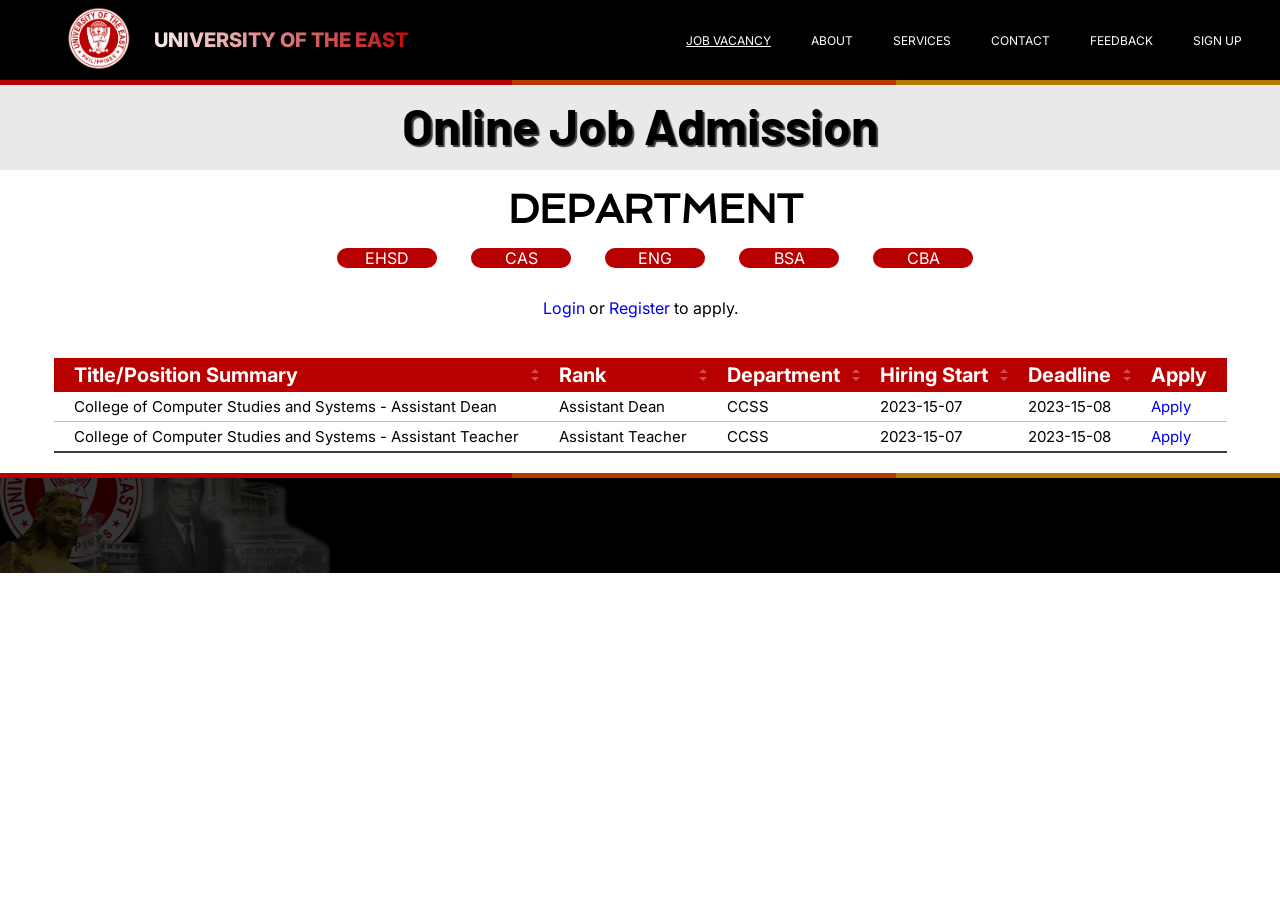
<file: index-page2.html>
<!DOCTYPE html>
<html>
    <head>
        <meta charset="UTF-8" />
        <title>University of the East OJA</title>
        <meta name="viewport" content="width=device-width, initial-scale=1.0" />
        <link href="style10.css" rel="stylesheet" type="text/css"/>
        <link href="responsive.css" rel="stylesheet" type="text/css"/>
        <link href="modal.css" rel="stylesheet" type="text/css"/>
        <link href="table.css" rel="stylesheet" type="text/css"/>
        <link href="popup.css" rel="stylesheet" type="text/css"/>
        <link href='https://fonts.googleapis.com/css?family=Inter' rel='stylesheet'>
        <link rel="stylesheet" href="https://cdnjs.cloudflare.com/ajax/libs/font-awesome/4.7.0/css/font-awesome.min.css">
    </head>
    <body>
        <div class="wrapper">
            <nav>
                <input type="checkbox" id="check">
                <label for="check" class="checkbtn">
                    <i class="fa fa-navicon"></i>
                </label>
                <label class="logo"><img src="images/uelogo.png">UNIVERSITY OF THE EAST</label>
                <ul>
                    <li><a class="active" href="#">Job Vacancy</a></li>
                    <li><a href="#">About</a></li>
                    <li><a href="#">Services</a></li>
                    <li><a href="#">Contact</a></li>
                    <li><a href="#">Feedback</a></li>
                    <li><a href="#" id="signin">Sign up</a></li>
                </ul>
            </nav>

            <div class="divider">
                <div style="float:left;margin: none;top: 80px;left: 0px;height: 5px;background-color: #B80000;width: 40%;"></div>
                <div style="float:left;top: 80px;height: 5px;background-color: #b83a00;width: 30%;"></div>
                <div style="float:left;top: 80px;height: 5px;background-color: #b87800;width: 30%;"></div>
            </div>

            <section>
                <div class="container">
                    <h1>Online Job Admission</h1>
                </div>

                <div class="depart">
                    <h2>Department</h2>
                    <ul>
                        <li>EHSD</li>
                        <li>CAS</li>
                        <li>ENG</li>
                        <li>BSA</li>
                        <li>CBA</li>
                    </ul>
                </div>

                <p style="width: 100%; text-align: center;"><a href="#">Login</a> or <a href="#">Register</a> to apply.</p><br><br>

                <div class="data-table">
                    <table>
                        <thead>
                            <tr>
                                <th data-sort onclick="sortTable(0, this)">Title/Position Summary</th>
                                <th data-sort onclick="sortTable(1, this)">Rank</th>
                                <th data-sort onclick="sortTable(2, this)">Department</th>
                                <th data-sort onclick="sortTable(3, this)">Hiring Start</th>
                                <th data-sort onclick="sortTable(4, this)">Deadline</th>
                                <th>Apply</th>
                            </tr>
                        </thead>
                        <tbody>
                            <tr>
                                <td>College of Computer Studies and Systems - Assistant Dean</td>
                                <td>Assistant Dean</td>
                                <td>CCSS</td>
                                <td>2023-15-07</td>
                                <td>2023-15-08</td>
                                <td><a href="#">Apply</a></td>
                            </tr>
                            <tr>
                                <td>College of Computer Studies and Systems - Assistant Teacher</td>
                                <td>Assistant Teacher</td>
                                <td>CCSS</td>
                                <td>2023-15-07</td>
                                <td>2023-15-08</td>
                                <td><a href="#">Apply</a></td>
                            </tr>
                        </tbody>
                    </table>
                </div>
                <br>
            </section>
        </div>
        <script>

            function sortTable(n, evt){
                var table = document.querySelector('table'),
                    thead = document.querySelector('thead'),
                    tbody = table.querySelector('tbody'),
                    bRows = [...tbody.rows],
                    hData = [...thead.querySelectorAll('th')],
                    desc = false;

                hData.map( (head) => {
                    if (head != evt){
                        head.classList.remove('asc', 'desc');
                    }
                });

                desc = evt.classList.contains('asc') ? true : false;
                evt.classList[ desc ? 'remove' : 'add']('asc');
                evt.classList[ desc ? 'add' : 'remove']('desc');

                bRows.sort( (a, b) => {
                    let x = a.getElementsByTagName('td')[n].innerHTML.toLowerCase(),
                        y = b.getElementsByTagName('td')[n].innerHTML.toLowerCase();
                    return -1;
                });

                bRows.map( (bRow) => {
                    tbody.appendChild(bRow);
                });
            }

        </script>

        <div class="footer">
            <div class="divider">
                <div style="float:left;margin: none;height: 5px;background-color: #B80000;width: 40%;">&nbsp;</div>
                <div style="float:left;top: 80px;left: 40%;height: 5px;background-color: #b83a00;width: 30%;"></div>
                <div style="float:left;top: 80px;left: 70%;height: 5px;background-color: #b87800;width: 30%;"></div>
            </div>
        </div>
    </body>
</html>
</file>
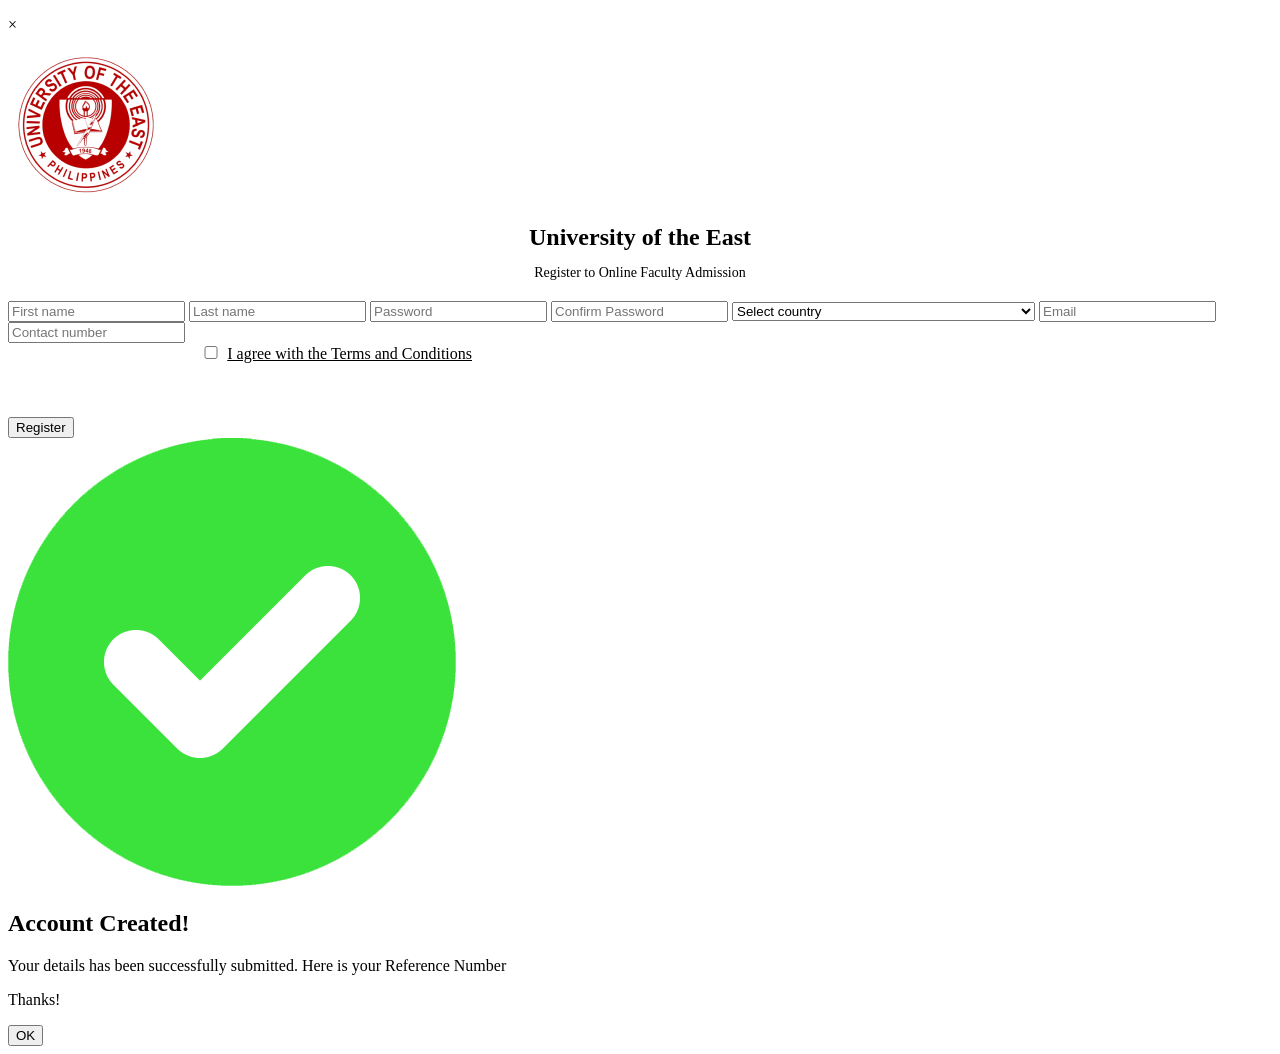
<file: modal.html>
<!DOCTYPE html>
<html>
    <head>

    </head>
    <body>
        <div id="myModal" class="modal">
            <div class="modal-content">
                <p class="close">&times;</p>
                <img src="images/uelogo.png" class="logo">
                <h2 style="text-align: center;">University of the East<br><p style="font-size: 14px;font-weight: 100;">Register to Online Faculty Admission</p></h2>
                <input type="text" id="modal" name="firstname" placeholder="First name">
                <input type="text" id="modal" name="lastname" placeholder="Last name">
                <input type="text" id="modal" name="pass" placeholder="Password">
                <input type="text" id="modal" name="cpass" placeholder="Confirm Password">
                <select id="country" name="country" size="1" >
                    <option value="">Select country</option>
                    <option value="AF">Afghanistan</option>
                    <option value="AX">Aland Islands</option>
                    <option value="AL">Albania</option>
                    <option value="DZ">Algeria</option>
                    <option value="AS">American Samoa</option>
                    <option value="AD">Andorra</option>
                    <option value="AO">Angola</option>
                    <option value="AI">Anguilla</option>
                    <option value="AQ">Antarctica</option>
                    <option value="AG">Antigua and Barbuda</option>
                    <option value="AR">Argentina</option>
                    <option value="AM">Armenia</option>
                    <option value="AW">Aruba</option>
                    <option value="AU">Australia</option>
                    <option value="AT">Austria</option>
                    <option value="AZ">Azerbaijan</option>
                    <option value="BS">Bahamas</option>
                    <option value="BH">Bahrain</option>
                    <option value="BD">Bangladesh</option>
                    <option value="BB">Barbados</option>
                    <option value="BY">Belarus</option>
                    <option value="BE">Belgium</option>
                    <option value="BZ">Belize</option>
                    <option value="BJ">Benin</option>
                    <option value="BM">Bermuda</option>
                    <option value="BT">Bhutan</option>
                    <option value="BO">Bolivia</option>
                    <option value="BQ">Bonaire, Sint Eustatius and Saba</option>
                    <option value="BA">Bosnia and Herzegovina</option>
                    <option value="BW">Botswana</option>
                    <option value="BV">Bouvet Island</option>
                    <option value="BR">Brazil</option>
                    <option value="IO">British Indian Ocean Territory</option>
                    <option value="BN">Brunei Darussalam</option>
                    <option value="BG">Bulgaria</option>
                    <option value="BF">Burkina Faso</option>
                    <option value="BI">Burundi</option>
                    <option value="KH">Cambodia</option>
                    <option value="CM">Cameroon</option>
                    <option value="CA">Canada</option>
                    <option value="CV">Cape Verde</option>
                    <option value="KY">Cayman Islands</option>
                    <option value="CF">Central African Republic</option>
                    <option value="TD">Chad</option>
                    <option value="CL">Chile</option>
                    <option value="CN">China</option>
                    <option value="CX">Christmas Island</option>
                    <option value="CC">Cocos (Keeling) Islands</option>
                    <option value="CO">Colombia</option>
                    <option value="KM">Comoros</option>
                    <option value="CG">Congo</option>
                    <option value="CD">Congo, Democratic Republic of the Congo</option>
                    <option value="CK">Cook Islands</option>
                    <option value="CR">Costa Rica</option>
                    <option value="CI">Cote D'Ivoire</option>
                    <option value="HR">Croatia</option>
                    <option value="CU">Cuba</option>
                    <option value="CW">Curacao</option>
                    <option value="CY">Cyprus</option>
                    <option value="CZ">Czech Republic</option>
                    <option value="DK">Denmark</option>
                    <option value="DJ">Djibouti</option>
                    <option value="DM">Dominica</option>
                    <option value="DO">Dominican Republic</option>
                    <option value="EC">Ecuador</option>
                    <option value="EG">Egypt</option>
                    <option value="SV">El Salvador</option>
                    <option value="GQ">Equatorial Guinea</option>
                    <option value="ER">Eritrea</option>
                    <option value="EE">Estonia</option>
                    <option value="ET">Ethiopia</option>
                    <option value="FK">Falkland Islands (Malvinas)</option>
                    <option value="FO">Faroe Islands</option>
                    <option value="FJ">Fiji</option>
                    <option value="FI">Finland</option>
                    <option value="FR">France</option>
                    <option value="GF">French Guiana</option>
                    <option value="PF">French Polynesia</option>
                    <option value="TF">French Southern Territories</option>
                    <option value="GA">Gabon</option>
                    <option value="GM">Gambia</option>
                    <option value="GE">Georgia</option>
                    <option value="DE">Germany</option>
                    <option value="GH">Ghana</option>
                    <option value="GI">Gibraltar</option>
                    <option value="GR">Greece</option>
                    <option value="GL">Greenland</option>
                    <option value="GD">Grenada</option>
                    <option value="GP">Guadeloupe</option>
                    <option value="GU">Guam</option>
                    <option value="GT">Guatemala</option>
                    <option value="GG">Guernsey</option>
                    <option value="GN">Guinea</option>
                    <option value="GW">Guinea-Bissau</option>
                    <option value="GY">Guyana</option>
                    <option value="HT">Haiti</option>
                    <option value="HM">Heard Island and Mcdonald Islands</option>
                    <option value="VA">Holy See (Vatican City State)</option>
                    <option value="HN">Honduras</option>
                    <option value="HK">Hong Kong</option>
                    <option value="HU">Hungary</option>
                    <option value="IS">Iceland</option>
                    <option value="IN">India</option>
                    <option value="ID">Indonesia</option>
                    <option value="IR">Iran, Islamic Republic of</option>
                    <option value="IQ">Iraq</option>
                    <option value="IE">Ireland</option>
                    <option value="IM">Isle of Man</option>
                    <option value="IL">Israel</option>
                    <option value="IT">Italy</option>
                    <option value="JM">Jamaica</option>
                    <option value="JP">Japan</option>
                    <option value="JE">Jersey</option>
                    <option value="JO">Jordan</option>
                    <option value="KZ">Kazakhstan</option>
                    <option value="KE">Kenya</option>
                    <option value="KI">Kiribati</option>
                    <option value="KP">Korea, Democratic People's Republic of</option>
                    <option value="KR">Korea, Republic of</option>
                    <option value="XK">Kosovo</option>
                    <option value="KW">Kuwait</option>
                    <option value="KG">Kyrgyzstan</option>
                    <option value="LA">Lao People's Democratic Republic</option>
                    <option value="LV">Latvia</option>
                    <option value="LB">Lebanon</option>
                    <option value="LS">Lesotho</option>
                    <option value="LR">Liberia</option>
                    <option value="LY">Libyan Arab Jamahiriya</option>
                    <option value="LI">Liechtenstein</option>
                    <option value="LT">Lithuania</option>
                    <option value="LU">Luxembourg</option>
                    <option value="MO">Macao</option>
                    <option value="MK">Macedonia, the Former Yugoslav Republic of</option>
                    <option value="MG">Madagascar</option>
                    <option value="MW">Malawi</option>
                    <option value="MY">Malaysia</option>
                    <option value="MV">Maldives</option>
                    <option value="ML">Mali</option>
                    <option value="MT">Malta</option>
                    <option value="MH">Marshall Islands</option>
                    <option value="MQ">Martinique</option>
                    <option value="MR">Mauritania</option>
                    <option value="MU">Mauritius</option>
                    <option value="YT">Mayotte</option>
                    <option value="MX">Mexico</option>
                    <option value="FM">Micronesia, Federated States of</option>
                    <option value="MD">Moldova, Republic of</option>
                    <option value="MC">Monaco</option>
                    <option value="MN">Mongolia</option>
                    <option value="ME">Montenegro</option>
                    <option value="MS">Montserrat</option>
                    <option value="MA">Morocco</option>
                    <option value="MZ">Mozambique</option>
                    <option value="MM">Myanmar</option>
                    <option value="NA">Namibia</option>
                    <option value="NR">Nauru</option>
                    <option value="NP">Nepal</option>
                    <option value="NL">Netherlands</option>
                    <option value="AN">Netherlands Antilles</option>
                    <option value="NC">New Caledonia</option>
                    <option value="NZ">New Zealand</option>
                    <option value="NI">Nicaragua</option>
                    <option value="NE">Niger</option>
                    <option value="NG">Nigeria</option>
                    <option value="NU">Niue</option>
                    <option value="NF">Norfolk Island</option>
                    <option value="MP">Northern Mariana Islands</option>
                    <option value="NO">Norway</option>
                    <option value="OM">Oman</option>
                    <option value="PK">Pakistan</option>
                    <option value="PW">Palau</option>
                    <option value="PS">Palestinian Territory, Occupied</option>
                    <option value="PA">Panama</option>
                    <option value="PG">Papua New Guinea</option>
                    <option value="PY">Paraguay</option>
                    <option value="PE">Peru</option>
                    <option value="PH">Philippines</option>
                    <option value="PN">Pitcairn</option>
                    <option value="PL">Poland</option>
                    <option value="PT">Portugal</option>
                    <option value="PR">Puerto Rico</option>
                    <option value="QA">Qatar</option>
                    <option value="RE">Reunion</option>
                    <option value="RO">Romania</option>
                    <option value="RU">Russian Federation</option>
                    <option value="RW">Rwanda</option>
                    <option value="BL">Saint Barthelemy</option>
                    <option value="SH">Saint Helena</option>
                    <option value="KN">Saint Kitts and Nevis</option>
                    <option value="LC">Saint Lucia</option>
                    <option value="MF">Saint Martin</option>
                    <option value="PM">Saint Pierre and Miquelon</option>
                    <option value="VC">Saint Vincent and the Grenadines</option>
                    <option value="WS">Samoa</option>
                    <option value="SM">San Marino</option>
                    <option value="ST">Sao Tome and Principe</option>
                    <option value="SA">Saudi Arabia</option>
                    <option value="SN">Senegal</option>
                    <option value="RS">Serbia</option>
                    <option value="CS">Serbia and Montenegro</option>
                    <option value="SC">Seychelles</option>
                    <option value="SL">Sierra Leone</option>
                    <option value="SG">Singapore</option>
                    <option value="SX">Sint Maarten</option>
                    <option value="SK">Slovakia</option>
                    <option value="SI">Slovenia</option>
                    <option value="SB">Solomon Islands</option>
                    <option value="SO">Somalia</option>
                    <option value="ZA">South Africa</option>
                    <option value="GS">South Georgia and the South Sandwich Islands</option>
                    <option value="SS">South Sudan</option>
                    <option value="ES">Spain</option>
                    <option value="LK">Sri Lanka</option>
                    <option value="SD">Sudan</option>
                    <option value="SR">Suriname</option>
                    <option value="SJ">Svalbard and Jan Mayen</option>
                    <option value="SZ">Swaziland</option>
                    <option value="SE">Sweden</option>
                    <option value="CH">Switzerland</option>
                    <option value="SY">Syrian Arab Republic</option>
                    <option value="TW">Taiwan, Province of China</option>
                    <option value="TJ">Tajikistan</option>
                    <option value="TZ">Tanzania, United Republic of</option>
                    <option value="TH">Thailand</option>
                    <option value="TL">Timor-Leste</option>
                    <option value="TG">Togo</option>
                    <option value="TK">Tokelau</option>
                    <option value="TO">Tonga</option>
                    <option value="TT">Trinidad and Tobago</option>
                    <option value="TN">Tunisia</option>
                    <option value="TR">Turkey</option>
                    <option value="TM">Turkmenistan</option>
                    <option value="TC">Turks and Caicos Islands</option>
                    <option value="TV">Tuvalu</option>
                    <option value="UG">Uganda</option>
                    <option value="UA">Ukraine</option>
                    <option value="AE">United Arab Emirates</option>
                    <option value="GB">United Kingdom</option>
                    <option value="US">United States</option>
                    <option value="UM">United States Minor Outlying Islands</option>
                    <option value="UY">Uruguay</option>
                    <option value="UZ">Uzbekistan</option>
                    <option value="VU">Vanuatu</option>
                    <option value="VE">Venezuela</option>
                    <option value="VN">Viet Nam</option>
                    <option value="VG">Virgin Islands, British</option>
                    <option value="VI">Virgin Islands, U.s.</option>
                    <option value="WF">Wallis and Futuna</option>
                    <option value="EH">Western Sahara</option>
                    <option value="YE">Yemen</option>
                    <option value="ZM">Zambia</option>
                    <option value="ZW">Zimbabwe</option>
                </select>
                <input type="email" id="modal" name="email" placeholder="Email">
                <input type="text" id="modal" maxlength="11" placeholder="Contact number" step="2" ondrop="return false;" onpaste="return false;" onkeypress="return event.charCode>=48 && event.charCode<=57"><br>
                <input type="checkbox" id="checkagree" style="margin-left: 15%;width: 2em;"><a href="#" style="color:black;text-decoration:underline;">I agree with the Terms and Conditions</a>
                <br><br><br><br>
                <button type="submit" class="next" id="confirm" onclick="openPopup()">Register</button>
                 
            </div>   
            <div class="popup" id="popup">
                <img src="images/check.png">
                <h2>Account Created!</h2>
                <p>Your details has been successfully submitted. Here is your Reference Number <p id="random_inner_container"></p> Thanks!</p>
                <button type="button" id="donebtn" onclick="closePopup()">OK</button>
            </div>
        </div>
    </div>
    <script>
        randomizer = document.getElementById("random_inner_container");

        var modal = document.getElementById("myModal");
        
        var btn = document.getElementById("signin");
        
        var span = document.getElementsByClassName("close")[0]; 

        var checkbox = document.getElementById("checkagree");

        var donebtn = document.getElementById("donebtn");

        var check = document.getElementById("confirm");

        const cb = document.querySelector('#accept');

        btn.onclick = function() {
            modal.style.display = "block";
            randomizer.innerHTML = "#2023112" + random_result(4);
            closePopup();
        }
        
        span.onclick = function() {
            modal.style.display = "none";
        }

        window.onclick = function(event) {
            if (event.target == modal) {
                modal.style.display = "none";
            }
        }

        donebtn.onclick = function(){
            modal.style.display = "none";
            checkbox.checked = false;   
        }

        function random_result(length){
            var random_string = '';
            var character = '1234567890'

            for(var i, i=0; i <length; i++){
                random_string += character.charAt(Math.floor(Math.random() * character.length))
            }

            return random_string;
        }

        var popup = document.getElementById("popup");
            function openPopup(){
                popup.classList.add("open-popup");
            }
            function closePopup(){
                popup.classList.remove("open-popup");
        }
    </script>
    </body>
</html>
</file>
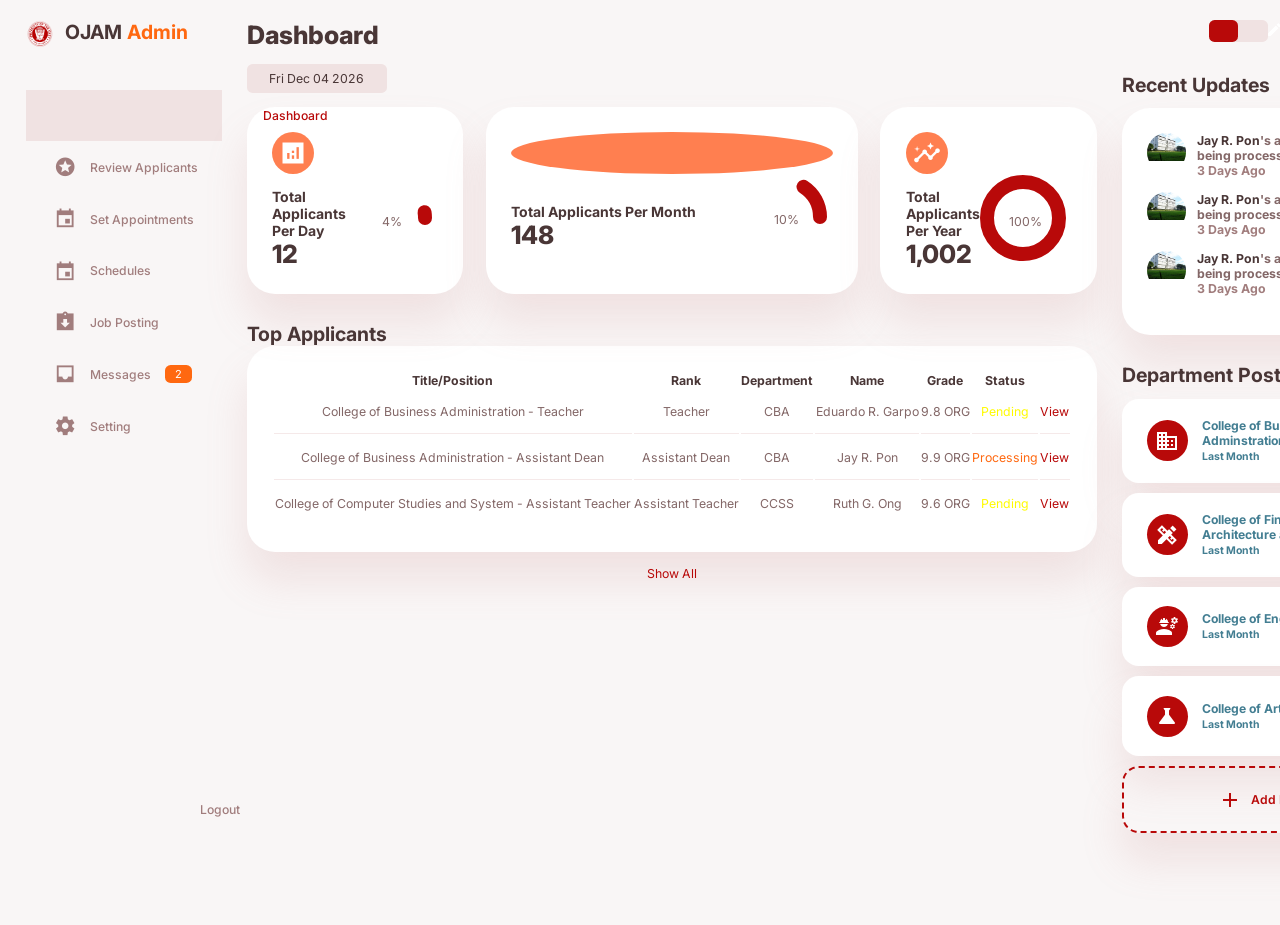
<file: html/admin.html>
<!DOCTYPE html>
<html>
    <head>
        <meta charset="UTF-8" />
        <meta http-equiv="X-UA-Compatible" content="IE=Edge">
        <meta name="viewport" content="width=device-width, initial-scale=1.0" />
        <title>University of the East OJAM</title>
        <link rel="stylesheet" href="https://fonts.googleapis.com/icon?family=Material+Icons+Sharp">
        <link rel="stylesheet" href="https://cdnjs.cloudflare.com/ajax/libs/font-awesome/6.3.0/css/all.min.css">
        <link href='https://fonts.googleapis.com/css?family=Inter' rel='stylesheet'>
        <link href="../css/admin.css" rel="stylesheet" />
    </head>
    <body>
        <div class="container">
            <aside>
                <div class="top">
                    <div class="logo">
                        <img src="../images/uelogo.png" alt="uelogo">
                        <h2>OJAM<span class="danger">&nbsp;Admin</h2>
                    </div>
                    <div class="close" id="close-btn">
                        <span class="material-icons-sharp">close</span>
                    </div>
                </div>

                <div class="sidebar">
                    <a href="#" class="active">
                        <span class="material-icons-sharp">grid_view</span>
                        <h3>Dashboard</h3>
                    </a>
                    <a href="#">
                    <span class="material-icons-sharp">stars</span>
                        <h3>Review Applicants</h3>
                    </a>
                    <a href="#">
                    <span class="material-icons-sharp">insert_invitation</span>
                        <h3>Set Appointments</h3>
                    </a>
                    <a href="#">
                    <span class="material-icons-sharp">event</span>
                        <h3>Schedules</h3>
                    </a>
                    <a href="#">
                    <span class="material-icons-sharp">assignment_returned</span>
                        <h3>Job Posting</h3>
                    </a>
                    <a href="#">
                    <span class="material-icons-sharp">inbox</span>
                        <h3>Messages</h3>
                        <span class="message-count">2</span>
                    </a>
                    <a href="#">
                    <span class="material-icons-sharp">settings</span>
                        <h3>Setting</h3>
                    </a>
                    <a href="../html/adminlogin.html">
                    <span class="material-icons-sharp">logout</span>
                        <h3>Logout</h3>
                    </a>
                </div>
            </aside>

            <main>
                <h1>Dashboard</h1>
                <div class="date">
                    <span id="time"></span>
                </div>

                <div class="insights">
                    <div class="applicants1">
                        <span class="material-icons-sharp">analytics</span>
                        <div class="middle">
                            <div class="lef">
                                <h3>Total Applicants Per Day</h3>
                                <h1>12</h1>
                            </div>
                            <div class="progress">
                                <svg>
                                    <circle cx='38' cy='38' r='36'></circle>
                                </svg>
                                <div class="number">
                                    <p>4%</p>
                                </div>
                            </div>
                        </div>
                    </div>
                    <div class="applicants2">
                    <span class="material-icons-sharp">query_stats</span>
                        <div class="middle">
                            <div class="lef">
                                <h3>Total Applicants Per Month</h3>
                                <h1>148</h1>
                            </div>
                            <div class="progress">
                                <svg>
                                    <circle cx='38' cy='38' r='36'></circle>
                                </svg>
                                <div class="number">
                                    <p>10%</p>
                                </div>
                            </div>
                        </div>
                    </div>
                    <div class="applicants3">
                    <span class="material-icons-sharp">insights</span>
                        <div class="middle">
                            <div class="lef">
                                <h3>Total Applicants Per Year</h3>
                                <h1>1,002</h1>
                            </div>
                            <div class="progress">
                                <svg>
                                    <circle cx='38' cy='38' r='36'></circle>
                                </svg>
                                <div class="number">
                                    <p>100%</p>
                                </div>
                            </div>
                        </div>
                    </div>
                </div>

                <div class="top-applicants">
                    <h2>Top Applicants</h2>
                    <table>
                        <thead>
                            <tr>
                                <th>Title/Position</th>
                                <th>Rank</th>
                                <th>Department</th>
                                <th>Name</th>
                                <th>Grade</th>
                                <th>Status</th>
                                <th></th>
                            </tr>
                        </thead>
                        <tbody>
                            <tr>
                                <td>College of Business Administration - Teacher</td>
                                <td>Teacher</td>
                                <td>CBA</td>
                                <td>Eduardo R. Garpo</td>
                                <td>9.8 ORG</td>
                                <td class="warning">Pending</td>
                                <td><a href="#" class="info">View</a></td>
                            </tr>
                            <tr>
                                <td>College of Business Administration - Assistant Dean</td>
                                <td>Assistant Dean</td>
                                <td>CBA</td>
                                <td>Jay R. Pon</td>
                                <td>9.9 ORG</td>
                                <td class="danger">Processing</td>
                                <td><a href="#" class="info">View</a></td>
                            </tr>
                            <tr>
                                <td>College of Computer Studies and System - Assistant Teacher</td>
                                <td>Assistant Teacher</td>
                                <td>CCSS</td>
                                <td>Ruth G. Ong</td>
                                <td>9.6 ORG</td>
                                <td class="warning">Pending</td>
                                <td><a href="#">View</a></td>
                            </tr>
                        </tbody>
                    </table>
                    <a href="#">Show All</a>
                </div>
            </main>
            <div class="right">
                <div class="top">
                    <button id="menu-btn">
                    <span class="material-icons-sharp">menu</span>
                    </button>
                    <div class="theme-toggler">
                        <span class="material-icons-sharp active">light_mode</span>
                        <span class="material-icons-sharp">dark_mode</span>
                    </div>
                    <div class="profile">
                        <div class="info">
                            <p>Hey, <b>Ken<b></p>
                            <small class="text-muted">
                                Admin
                            </small>
                        </div>
                        <div class="profile-photo">
                            <img src="../images/sample.jpg">
                        </div>
                    </div>
                </div>
                
                <div class="recent-updates">
                    <h2>Recent Updates</h2>
                    <div class="updates">
                        <div class="update">
                            <div class="profile-photo">
                                <img src="../images/Image Slide 1.jpg">
                            </div>
                            <div class="message">
                                <p><b>Jay R. Pon</b>'s application is now being processed</p>
                                <smal class="text-muted">
                                    3 Days Ago
                                </smal>
                            </div>
                        </div>
                        <div class="update">
                            <div class="profile-photo">
                                <img src="../images/Image Slide 1.jpg">
                            </div>
                            <div class="message">
                                <p><b>Jay R. Pon</b>'s application is now being processed</p>
                                <smal class="text-muted">
                                    3 Days Ago
                                </smal>
                            </div>
                        </div>
                        <div class="update">
                            <div class="profile-photo">
                                <img src="../images/Image Slide 1.jpg">
                            </div>
                            <div class="message">
                                <p><b>Jay R. Pon</b>'s application is now being processed</p>
                                <smal class="text-muted">
                                    3 Days Ago
                                </smal>
                            </div>
                        </div>
                    </div>
                </div>

                <div class="department-operation">
                    <h2>Department Posting</h2>
                    <div class="item bsa">
                        <div class="icon">
                            <span class="material-icons-sharp">business</span>
                        </div>
                        <div class="right">
                            <div class="info">
                                <h3>College of Business Adminstration</h3>
                                <small class="muted-text">Last Month</small>
                            </div>
                            <h5 class="success">+5%</h5>
                            <h3>6</h3>
                        </div>
                    </div>
                    <div class="item cfad">
                        <div class="icon">
                            <span class="material-icons-sharp">design_services</span>
                        </div>
                        <div class="right">
                            <div class="info">
                                <h3>College of Fine Arts, Architecture and Design</h3>
                                <small class="muted-text">Last Month</small>
                            </div>
                            <h5 class="success">+17%</h5>
                            <h3>32</h3>
                        </div>
                    </div>
                    <div class="item eng">
                        <div class="icon">
                            <span class="material-icons-sharp">engineering</span>
                        </div>
                        <div class="right">
                            <div class="info">
                                <h3>College of Engineering</h3>
                                <small class="muted-text">Last Month</small>
                            </div>
                            <h5 class="success">+46%</h5>
                            <h3>98</h3>
                        </div>
                    </div>
                    <div class="item cas">
                        <div class="icon">
                            <span class="material-icons-sharp">science</span>
                        </div>
                        <div class="right">
                            <div class="info">
                                <h3>College of Arts and Sciences</h3>
                                <small class="muted-text">Last Month</small>
                            </div>
                            <h5 class="success">+11%</h5>
                            <h3>12</h3>
                        </div>
                    </div>
                    <div class="item add-department">
                        <div>
                            <span class="material-icons-sharp">add</span>
                            <h3>Add Department</h3>
                        </div>
                    </div>
                </div>
            </div>
        </div>
        <script src="../dark.js"></script>
        <script src="../time.js"></script>
    </body>
</html>
</file>
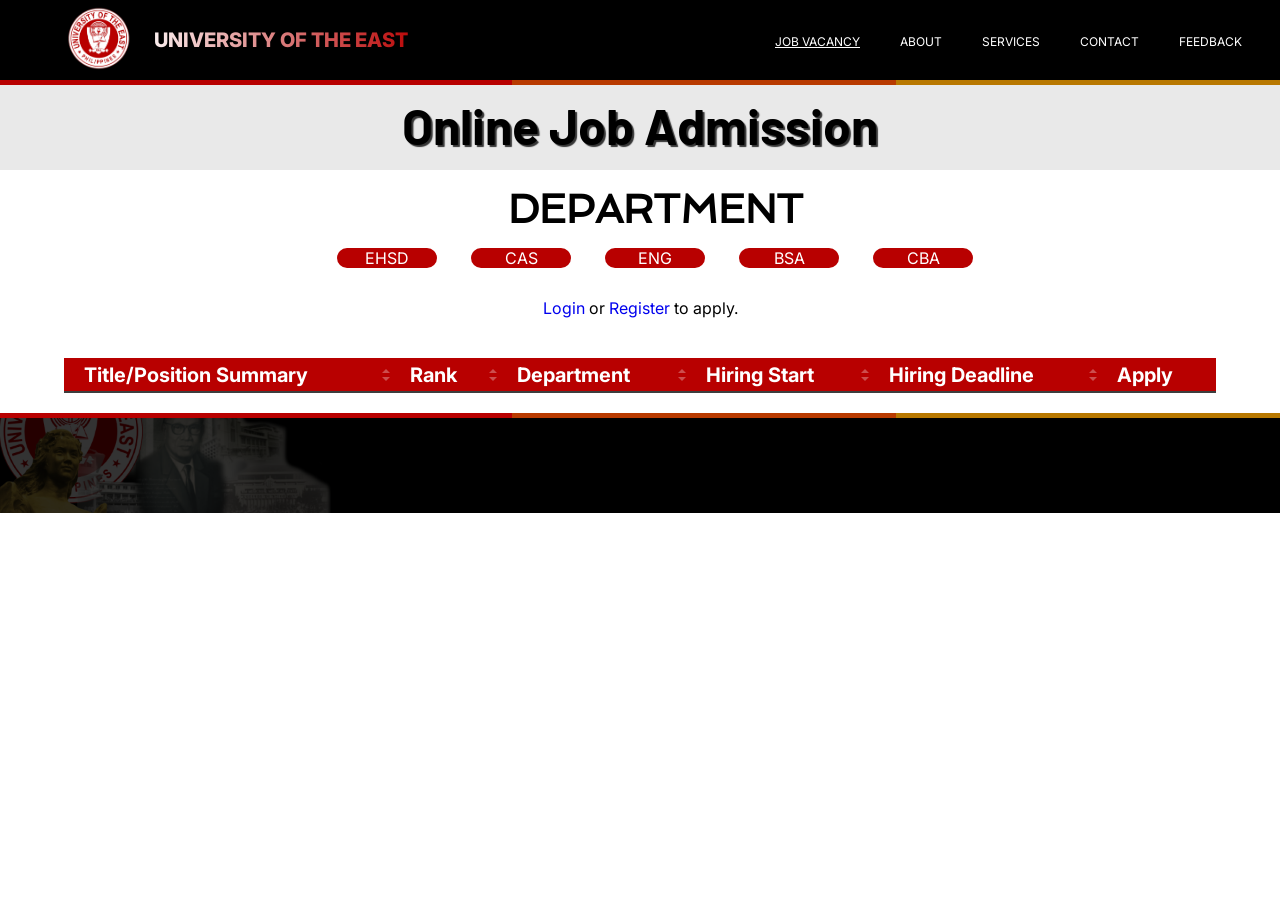
<file: html/index-page2.html>
<!DOCTYPE html>
<html>
    <head>
        <meta charset="UTF-8" />
        <title>University of the East OJA</title>
        <meta name="viewport" content="width=device-width, initial-scale=1.0" />
        <link href="../css/style10.css" rel="stylesheet" type="text/css"/>
        <link href="../css/responsive.css" rel="stylesheet" type="text/css"/>
        <link href="../css/modal.css" rel="stylesheet" type="text/css"/>
        <link href="../css/table.css" rel="stylesheet" type="text/css"/>
        <link href="../css/popup.css" rel="stylesheet" type="text/css"/>
        <link href='https://fonts.googleapis.com/css?family=Inter' rel='stylesheet'>
        <link rel="stylesheet" href="https://cdnjs.cloudflare.com/ajax/libs/font-awesome/4.7.0/css/font-awesome.min.css">
    </head>
    <body>
        <div class="wrapper">
            <nav class="index">
                <input type="checkbox" id="check">
                <label for="check" class="checkbtn">
                    <i class="fa fa-navicon"></i>
                </label>
                <label class="logo"><img src="../images/uelogo.png">UNIVERSITY OF THE EAST</label>
                <ul>
                    <li><a class="active" href="#">Job Vacancy</a></li>
                    <li><a href="#">About</a></li>
                    <li><a href="#">Services</a></li>
                    <li><a href="#">Contact</a></li>
                    <li><a href="#">Feedback</a></li>
                </ul>
            </nav>

            <div class="divider">
                <div style="float:left;margin: none;top: 80px;left: 0px;height: 5px;background-color: #B80000;width: 40%;"></div>
                <div style="float:left;top: 80px;height: 5px;background-color: #b83a00;width: 30%;"></div>
                <div style="float:left;top: 80px;height: 5px;background-color: #b87800;width: 30%;"></div>
            </div>

            <section>
                <div class="container">
                    <h1>Online Job Admission</h1>
                </div>

                <div class="depart">
                    <h2>Department</h2>
                    <ul>
                        <li>EHSD</li>
                        <li>CAS</li>
                        <li>ENG</li>
                        <li>BSA</li>
                        <li>CBA</li>
                    </ul>
                </div>

                <p style="width: 100%; text-align: center;"><a href="../index.html">Login</a> or <a href="#" id="signin">Register</a> to apply.</p><br><br>

                <div class="data-table">
                    <table>
                        <thead>
                            <tr>
                                <th data-sort onclick="sortTable(0, this)">Title/Position Summary</th>
                                <th data-sort onclick="sortTable(1, this)">Rank</th>
                                <th data-sort onclick="sortTable(2, this)">Department</th>
                                <th data-sort onclick="sortTable(3, this)">Hiring Start</th>
                                <th data-sort onclick="sortTable(4, this)">Hiring Deadline</th>
                                <th>Apply</th>
                            </tr>
                        </thead>
                        <tbody>
                            <tr>
                            </tr>
                        </tbody>
                    </table>
                </div>
                <br>
            </section>
        </div>
        <div id="myModal" class="modal">
            <div class="modal-content">
                <p class="close">&times;</p>
                <img src="../images/uelogo.png" class="logo">
                <h2 style="text-align: center;">University of the East<br><p style="font-size: 14px;font-weight: 100;">Register to Online Faculty Admission</p></h2><br><br>
                <input type="text" id="modal" name="lastname" placeholder="Last name">
                <input type="text" id="modal" name="suffix" placeholder="Suffix">
                <input type="text" id="modal" name="firstname" placeholder="First name">
                <input type="text" id="modal" name="middlename" placeholder="Middle name">
                <input type="date" style="display:none;">
                <input type="text" id="modal" name="date" onfocus="(this.type='date')" onblur="if(!this.value) this.type='text'" placeholder="Date of Birth">
                <input type="text" id="modal" name="email" placeholder="Email">
                <select>
                    <option disabled style="color:#5f5f5f">Gender</option>
                    <option>Male</option>
                    <option>Female</option>
                </select>
                <select>
                    <option disabled style="color:#5f5f5f">Marital Status</option>
                    <option>Single</option>
                    <option>Married</option>
                    <option>Widowed</option>
                    <option>Divorced</option>
                </select>
                <br>
                <input type="checkbox" id="checkagree" style="margin-left: 15%;width: 2em;"><a href="#" style="color:black;text-decoration:underline;">I agree with the Terms and Conditions</a>
                <br><br><br><br>
                <button type="submit" class="next" id="confirm" onclick="openPopup()">Register</button>
                <br><br><br>
                 
            </div>   
            <div class="popup" id="popup">
                <img src="../images/check.png">
                <h2>Account Created!</h2>
                <p>Your details has been successfully submitted. Here is your Reference Number <p id="random_inner_container"></p>for your login.<br> Your password is set to your birthdate mmdateyear
                (ex. 07152001). Thanks!</p>
                <button type="button" id="donebtn" onclick="closePopup()">OK</button>
            </div>
        </div>
    </div>
    <div class="footer">
            <div class="divider">
                <div style="float:left;margin: none;height: 5px;background-color: #B80000;width: 40%;">&nbsp;</div>
                <div style="float:left;top: 80px;left: 40%;height: 5px;background-color: #b83a00;width: 30%;"></div>
                <div style="float:left;top: 80px;left: 70%;height: 5px;background-color: #b87800;width: 30%;"></div>
            </div>
    </div>
    <script src="../index.js" type="text/javascript"></script>
    <script src="../table-sort.js"></script>
    <script>
        fetch("../conn.php")
            .then((response) => {
                if(!response.ok){
                    throw new Error("Something went wrong!");
                }

                return response.json();
            })
            .then((data) => {
                var newStr = data.replaceAll("array", "\n");
                const array = newStr.split("\n");

                array.forEach(arr => {
                    const new_arr = arr.split(" ");
                    const tr = document.createElement('tr');
                    const trContent = '<td>' + new_arr[0].replaceAll("_", " ") + '</td><td>' + new_arr[1].replaceAll("_", " ") + '</td><td>' + new_arr[2].replaceAll("_", " ") + '</td><td>' + new_arr[3].replaceAll("_", " ") + '</td><td>' + new_arr[4].replaceAll("_", " ") + '</td><td><a href="#">Apply</a></td>'
                    tr.innerHTML = trContent;
                    document.querySelector('table tbody').appendChild(tr);
                })
                alert("Hello " + array[1].replaceAll("_", " "));
            })
            .catch((error) => {});
    </script>
    </body>
</html>
</file>
<file: style10.css>
@import url('https://fonts.googleapis.com/css2?family=Barlow:ital,wght@1,100&display=swap');
@import url('https://fonts.googleapis.com/css2?family=Spinnaker&display=swap');

*{
    padding: 0;
    margin: 0;
    text-decoration: none;
    list-style-type: none;
    box-sizing: border-box;
}

html, body{
    width: 100%;
    height: 100%;
    margin: 0;
    padding: 0;
    overflow-x: hidden;
}

nav{
    background: black;
    position:relative;
    top: 0;
    height: 80px;
    width: 100%;
}

label img{
    float:left;
    margin-left: 5%;
    margin-top: 5px;
    width: 70px;
}

label.logo{
    font-weight: 800;
    background-image: linear-gradient(to right, #ffffff, #B80000);
    color: transparent;
    background-clip: text;
    -webkit-background-clip: text;

    font-family: 'Inter';
    font-size: 35px;
    line-height: 80px;
    padding: 0 1%;
}

nav ul{
    float: right;
    z-index: 1;
    margin-right: 20px;
}

nav ul li{
    display: inline-block;
    line-height: 78px;
    margin: 0 5px;
}

nav ul li a{
    color: white;
    font-size: 17px;
    padding: 7px 13px;
    border-radius: 3px;
    text-transform: uppercase;
}

a.active,nav ul li a:hover{
    text-decoration: underline white;
    transition: .5s;
    color: white;
}

.checkbtn{
    font-size: 30px;
    color: white;

    float:right;
    line-height: 80px;
    margin-right: 40px;
    cursor: pointer;
    display: none;
}

.container{
    margin-left: auto;
    margin-right: auto;
    padding: 15px 0;

    text-align: center;

    background-color: rgb(233, 233, 233);
    width: 100%;
}

.container h1{
    color:black;
    text-shadow: 2px 2px 1px #353535;
    font-size: 50px;
    font-family: 'Barlow', sans-serif;
}

#check{
    display: none;
}

.divider{
    width: 100%;
}

section{
    background: white;
}

input:hover{
    z-index: 100;
    animation: scale 0.4s linear;
    animation-fill-mode: forwards;
}

.depart{
    width: 100%;
    display: inline-block;
    margin: 15px;
}

.depart h2{
    font-size: 40px;
    text-transform: uppercase;
    text-align: center;

    font-family: 'Spinnaker', sans-serif;
}

.depart ul{
    text-align: center;
    width: 100%;
}

.depart ul li{
    display: inline-block;
    width: 100px;

    background-color: #B80000;
    transition: 0.5s;

    margin: 15px;
    border-radius: 15px;

    padding: 5 15px;
    color:white;

    cursor: pointer;
}

.depart ul li:hover{
    background-color: #8a0606;
    transform: scale(1.2);
}

.footer{
    background-image: url(images/footer2.png);

    text-align: center;

    width: 100%; 
    height: 100px;
    background-position: center;
    background-repeat: no-repeat;
    background-size: cover;
}
</file>
<file: responsive.css>
.wrapper{
    width: 100%;
    height: auto;

    font-family: 'Inter';
    animation: transitionIn 1s;
}

@media (max-width: 1364px){
    label.logo{
        font-size: 20px;
        padding-left: 20px;
    }

    nav ul li a{
        font-size: 12px;
    }
}

@media (max-width: 1024px){
    label.logo{
        font-size: 30px;
        padding-left: 20px;
    }

    .checkbtn{
        display: block;
    }

    nav ul{
        position:absolute;
        width: 100%;
        height: 100vmax;
        background: #850707;
        top: 80px;
        left: -100%;
        text-align: center;
        transition: all .5s;
    }

    nav ul li{
        display: block;
        margin-top: 20px;
    }

    nav ul li a{
        font-size: 20px;
    }

    a:hover,a.active{
        background: #ffffff;
        transition: .5s;
        color: black;
    }

    #check:checked ~ ul{
        left: 0;
    }
}

@media (max-width: 768px){

    input[type=text]#modal, select {
        width: 70%;
        padding: 12px 16px;
        margin: 0px 0px 6px 15%;
    }
    
    input[type=email], select {
        width: 70%;
        padding: 12px 16px;
        margin: 0px 0px 6px 15%;
    }

    .next{
        width: 70%;
        margin: 0px 0px 6px 15%;
    }

    .modal-content{
        width: 600;
    }

    .checkbtn{
        display: block;
        width: 8px;
    }

    i{
        width: 25px;
    }

    label img{
        width: 63px;
    }

    label.logo{
        font-size: 17px;
        font-weight: 900;
        padding-left: 11px;
    }
}

@keyframes slide_animation{
    0% {left:0px;}
    10% {left:0px;}
    20% {left:-400px;}
    30% {left:-400px;}
    40% {left: -800px;}
    50% {left: -800px;}
    60% {left: -400px;}
    70% {left: -400px;}
    80% {left: 0px;}
    90% {left: 0px;}
    100% {left:0px;}
}

@-webkit-keyframes slide_animation{
    0% {left:0px;}
    10% {left:0px;}
    20% {left:-400px;}
    30% {left:-400px;}
    40% {left: -800px;}
    50% {left: -800px;}
    60% {left: -400px;}
    70% {left: -400px;}
    80% {left: 0px;}
    90% {left: 0px;}
    100% {left:0px;}
}

@keyframes transitionIn {
    from {
        opacity: 0;
    }
    
    to {
        opacity: 1;
    }
}
</file>
<file: modal.css>
.modal {
    display: none;
    position: fixed;
    z-index: 1;
    left: 0;
    top: 0;
    padding: 100px;
    width: 100%;
    height: 100%;
    overflow: auto;
    background-color: rgb(0,0,0);
    background-color: rgba(0,0,0,0.4);
}

.modal-header {
    padding: 2px 16px;
    background-color: #5cb85c;
    color: white;
}
  
.modal-body {
    padding: 2px 16px;
}

.modal .logo{
    display: block;
    width: 78.08px;
    height: 75px;
    margin:auto;
    margin-top: 12px;
}
  
.modal-content {
    position: relative;
    background-color: #ffffff;
    margin: auto;
    padding: 0;
    border: 1px solid #888;
    width: 100%;
    height: auto;

    box-shadow: 0 4px 8px 0 rgba(0,0,0,0.2),0 6px 20px 0 rgba(0,0,0,0.19);
    border-radius: 5px;

    font-family: 'Inter';

    animation-name: animatetop;
    animation-duration: 1s
}

@keyframes animatetop {
    from {top: -300px; opacity: 0}
    to {top: 0; opacity: 1}
}

.close {
    color: #aaaaaa;
    margin: 0 0 0 auto;
    font-size: 28px;
    font-weight: bold;
    padding-right: 10px;
    text-align: right;
}

.close:hover, .close:focus {
    color: #000;
    text-decoration: none;
    cursor: pointer;
}

input[type=text]#modal, select {
    width: 80%;
    padding: 12px 16px;
    margin: 0px 0px 6px 10%;
    background-color: #FFFFFF;
    display: inline-block;
    border: 1px solid #ccc;
    border-radius: 4px;
    box-sizing: border-box;
}

input[type=email], select {
    width: 80%;
    padding: 12px 16px;
    margin: 0px 0px 6px 10%;
    background-color: #FFFFFF;
    display: inline-block;
    border: 1px solid #ccc;
    border-radius: 4px;
    box-sizing: border-box;
}

.next{
    display: inline-block;
    width: 80%;
    background-color: #4CAF50;
    color: white;

    text-decoration: none;
    padding: 14px 20px;
    margin-left: 10%;

    border: none;
    border-radius: 4px;
    cursor: pointer;

    font-family: 'Inter';
    font-weight: 400px;
    text-align: center;
    font-size: 12px;
}

.next:hover {
    background-color: #45a040;
}

.next:active{
    background-color: #627264;
}
</file>
<file: table.css>
.data-table{
    width: 100%;
}

table{
    margin-left: auto;
    margin-right: auto;
    border-collapse: collapse;
    min-width: 90%;
    border-bottom: 2px solid #3d3d3d;
}

table thead{
    background-color: #B80000;
}

table th{
    font-size: 20px;
    padding: 5px 20px;
    text-align: left;
    color: white;
    white-space: nowrap;

    position: relative;

    cursor: pointer;
}

table th[data-sort]::before,
table th[data-sort]::after{
    content: '';
    position:absolute;
    height: 0;
    width: 0;
    right: 0;
    opacity: 0.3;
    border: 4px solid transparent;
}

table th[data-sort]::before{
    top: 20%;
    border-bottom-color: white;
}

table th[data-sort]::after{
    top: 55%;
    border-top-color: white;
}

table th.asc::before,
table th.desc::after{
    opacity: 1;
}

table td{
    font-size: 15px;
    padding: 5px 20px;
    text-align: left;
}

table tbody tr{
    border-bottom: 1px solid #bbbbbb;
}
</file>
<file: popup.css>
.popup{
    width: 400px;
    background: #FFFFFF;
    border-radius: 10px;
    position:absolute;
    top: 0;
    left: 50%;
    transform: translate(-50%, -50%) scale(0.1);
    text-align: center;
    padding: 0 30px 30px;
    color: #333;

    box-shadow: 1px 1px 1px rgb(158, 158, 158);

    font-family: 'Inter';

    visibility: hidden;
    transition: transform 0.4s, top 0.4s;
}

.open-popup{
    visibility: visible;
    top: 50%;
    transform: translate(-50%, -50%) scale(1);
}

.popup img{
    width: 100px;
    margin-top: -50px;
    border-radius: 50%;
    box-shadow: 0 2px 5px rgb(0, 0, 0, 0.2);
}

.popup button{
    width: 100%;
    margin-top: 50px;
    padding: 10px 0;
    background-color: #6fd649;
    color: #ffffff;
    border: 0;
    outline: none;
    font-size: 18px;
    cursor: pointer;
    box-shadow: 0 5px 5px rgba(0, 0, 0, 0.2);
}
</file>
<file: css/admin.css>
:root{
    --color-primary: #b80909;
    --color-danger: #ff6810;
    --color-success: #4b9b4b;
    --color-warning: #fffb00;
    --color-info: #437e92;
    --color-white: #FFFFFF;
    --color-info-dark: #a17d7d;
    --color-info-light: #dee1eb;
    --color-dark: #493636;
    --color-light: rgba(200, 132, 132, 0.18);
    --color-primary-variant: #836767;
    --color-dark-variant: #836767;

    --color-background: #f9f6f6;

    --card-border-radius: 2rem;
    --border-radius-1: 0.4rem;
    --border-radius-2: 0.8rem;
    --border-radius-3: 1.2rem;

    --card-padding: 1.8rem;
    --padding-1: 1.2rem;

    --box-shadow: 0 2rem 3rem var(--color-light);
}

.dark-theme-variables{
    --color-background: #181a1e;
    --color-white: #202528;
    --color-dark: #edeffd;
    --color-dark-variant: #a3bdcc;
    --color-light: rgba(0, 0, 0, 0.4);
    --box-shadow: 0 2rem 3rem var(--color-light);
}

*{
    margin: 0;
    padding: 0;
    outline: 0;
    appearance: none;
    border: 0;
    text-decoration: none;
    list-style: none;
    box-sizing: border-box;
}

html{
    font-size: 14px;
}

body{
    width: 100vw;
    height: 100vh;
    font-family: 'Inter';
    font-size: 0.88rem;
    background-color: var(--color-background);
    user-select: none;
    overflow-x: hidden;
    color: var(--color-dark);
}

.container{
    display: grid;
    width: 96%;
    margin: 0 auto;
    gap: 1.8rem;
    grid-template-columns: 14rem auto 23rem;
}

a{
    color: var(--color-dark);
}

img{
    display: block;
    width: 100%;
}

h1{
    font-weight: 800;
    font-size: 1.8rem;
}

h2{
    font-size: 1.4rem;
}

h3{
    font-size: 0.87rem;
}

h4{
    font-size: 0.8rem;
}

h5{
    font-size: 0.77rem;
}

small{
    font-size: 0.75rem;
}

.profile-photo{
    width: 2.8rem;
    height: 2.8rem;
    border-radius: 50%;
    overflow: hidden;
}

.text-muted{
    color: var(--color-info-dark);
}

p{
    color: var(--color-dark-variant);
}

b{
    color: var(--color-dark);
}

.primary{
    color: var(--color-primary);
}

.danger{
    color: var(--color-danger);
}

.warning{
    color: var(--color-warning);
}

.success{
    color: var(--color-success);
}

.info{
    color: var(--color-info);
}

aside{
    height: 100vh;
}

aside .top{
    display: flex;
    align-items: center;
    justify-content: space-between;
    margin-top: 1.4rem;
}

aside .logo{
    display: flex;
    gap: 0.8rem;
}

aside .logo img{
    width: 2rem;
    height: 2rem;
}

aside .close{
    display: none;
}

aside .sidebar{
    display: flex;
    flex-direction: column;
    height: 86vh;
    position: relative;
    top: 3rem;
}

aside h3{
    font-weight: 500;
}

aside .sidebar a{
    display: flex;
    color: var(--color-info-dark);
    margin-left: 2rem;
    gap: 1rem;
    align-items: center;
    position: relative;
    height: 3.7rem;
    transition: all 300ms ease;
}

aside .sidebar a span{
    font-size: 1.6rem;
    transition: all 300ms ease;
}

aside .sidebar a:last-child{
    position: absolute;
    bottom: 2rem;
    width: 100%;
}

aside .sidebar a.active{
    background: var(--color-light);
    color: var(--color-primary);
    margin-left: 0;
}

aside .sidebar a.active::before{
    content: '';
    width: 6px;
    height: 100%;
    background: var(--color-primary);
}

aside .sidebar a.active span{
    color: var(--color-primary);
    margin-left: calc(1rem - 3px);
}

aside .sidebar a:hover{
    color: var(--color-primary);
}

aside .sidebar a:hover span{
    margin-left: 1rem;
}

aside .sidebar .message-count{
    background: var(--color-danger);
    color: var(--color-white);
    padding: 2px 10px;
    font-size: 11px;
    border-radius: var(--border-radius-1);
}

main{
    margin-top: 1.4rem;
}

main .date{
    display: inline-block;
    background: var(--color-light);
    border-radius: var(--border-radius-1);
    margin-top: 1rem;
    padding: 0.5rem 1.6rem;
}

main .insights{
    display: grid;
    grid-template-columns: repeat(3, 1fr);
    gap: 1.6rem;
}

main .insights > div{
    background: var(--color-white);
    padding: var(--card-padding);
    border-radius: var(--card-border-radius);
    margin-top: 1rem;
    box-shadow: var(--box-shadow);
    transition: all 300ms ease;
}

main .insights > div:hover{
    box-shadow: none;
}

main .insights > div span{
    background: coral;
    padding: 0.5rem;
    border-radius: 50%;
    color: var(--color-white);
    font-size: 2rem;
}

main .insights > div .middle{
    display: flex;
    align-items: center;
    justify-content: space-between;
}

main .insights h3{
    margin: 1rem 0 0 0;
    font-size: 1rem;
}

main .insights .progress{
    position: relative;
    width: 92px;
    height: 92px;
    border-radius: 50%;
}

main .insights svg{
    width: 7rem;
    height: 7rem;
}

main .insights svg circle{
    fill:none;
    stroke: var(--color-primary);
    stroke-width: 14;
    stroke-linecap: round;
    transform: translate(5px, 5px);
    stroke-dasharray: -110;
    stroke-dashoffset: 110;
}

main .insights .applicants1 svg circle{
    stroke-dashoffset: -220;
    stroke-dasharray: 250;
}

main .insights .applicants2 svg circle{
    stroke-dashoffset: -190;
    stroke-dasharray: 250;
}

main .insights .progress .number{
    position: absolute;
    top: 0;
    left: 0;
    height: 100%;
    width: 100%;
    display: flex;
    justify-content: center;
    align-items: center;
}

main .top-applicants{
    margin-top: 2rem;
}

main.top-applicants h2{
    margin-bottom: 0.8rem;
}

main .top-applicants table{
    background: var(--color-white);
    width: 100%;
    border-radius: var(--card-border-radius);
    padding: var(--card-padding);
    text-align: center;
    box-shadow: var(--box-shadow);
    transition: all 300ms ease;
}

main .top-applicants table:hover{
    box-shadow: none;
}

main table tbody td{
    height: 2.8rem;
    border-bottom: 1px solid var(--color-light);
    color: var(--color-dark-variant);
}

main table tbody tr:last-child td{
    border: none;
}

main .top-applicants a{
    text-align: center;
    display: block;
    margin: 1rem auto;
    color: var(--color-primary);
}

.right{
    margin-top: 1.4rem;
}

.right .top{
    display:flex;
    justify-content: end;
    gap: 2rem;
}

.right .top button{
    display: none;
}

.right .theme-toggler{
    background: var(--color-light);
    display: flex;
    justify-content: space-between;
    align-items: center;
    height: 1.6rem;
    width: 4.2rem;
    cursor: pointer;
    border-radius: var(--border-radius-1);
}

.right .theme-toggler span{
    font-size: 1.2rem;
    width: 50%;
    height: 100%;
    display: flex;
    align-items: center;
    justify-content: center;
}

.right .theme-toggler span.active{
    background: var(--color-primary);
    color: white;
    border-radius: var(--border-radius-1);
}

.right .top .profile{
    display: flex;
    gap: 2rem;
    text-align: right;
}

.right .recent-updates{
    margin-top: 1rem;
}

.right .recent-updates h2{
    margin-bottom: 0.8rem;
}

.right .recent-updates .updates{
    background: var(--color-white);
    padding: var(--card-padding);
    border-radius: var(--card-border-radius);
    box-shadow: var(--box-shadow);
    transition: all 300ms ease;
}

.right .recent-updates .updates:hover{
    box-shadow: none;
}

.right .recent-updates .updates .update{
    display: grid;
    grid-template-columns: 2.6rem auto;
    gap: 1rem;
    margin-bottom: 1rem;
}

.right .department-operation{
    margin-top: 2rem;
}

.right .department-operation h2{
    margin-bottom: 0.8rem;
}

.right .department-operation .item{
    background: var(--color-white);
    display: flex;
    align-items: center;
    gap: 1rem;
    margin-bottom: 0.7rem;
    padding: 1.4rem var(--card-padding);
    border-radius: var(--border-radius-3);
    box-shadow: var(--box-shadow);
    transition: all 300ms ease;
}

.right .department-operation .item:hover{
    box-shadow: none;
}

.right .department-operation .item .right{
    display: flex;
    justify-content: space-between;
    align-items: start;
    margin: 0;
    width: 100%;
}

.right .department-operation .item .icon{
    padding: 0.6rem;
    color: var(--color-white);
    border-radius: 50%;
    background: var(--color-primary);
    display: flex;
}

.right .department-operation .add-department{
    background-color: transparent;
    border: 2px dashed var(--color-primary);
    color: var(--color-primary);
    display: flex;
    align-items: center;
    justify-content: center;
    transition: all 300ms ease;
    cursor: pointer;
}

.right .department-operation .add-department:hover{
    background: var(--color-primary);
    color: var(--color-white);
}

.right .department-operation .add-department div{
    display: flex;
    align-items: center;
    gap: 0.6rem;
}

.right .department-operation .add-department div h3{
    font-weight: 600;
}

@media screen and (max-width: 1200px){
    .container{
        width: 94%;
        grid-template-columns: 7rem auto 23rem;
    }

    aside .logo h2{
        display: none;
    }

    aside .sidebar h3{
        display: none;
    }

    aside .sidebar a{
        width: 5.6rem;
    }
    
    aside .sidebar a:last-child{
        position: relative;
        width: 1.8rem;
    }

    main .insights{
        grid-template-columns: 1fr;
        gap: 0;
    }

    main .recent-updates{
        width: 94%;
        position: absolute;
        left: 50%;
        transform: translatex(-50%);
        margin: 2rem 0 0 8.8rem;
    }

    main .recent-updates table{
        width: 82vw;
    }

    main .top-applicants table thead tr th:last-child, 
    main .top-applicants table thead tr th:first-child{
        display: none;
    }
    
    main .top-applicants table tbody tr td:last-child, 
    main .top-applicants table tbody tr td:first-child{
        display: none;
    }
}

@media screen and (max-width: 768px){
    .container{
        width: 100%;
        grid-template-columns: 1fr;
    }

    aside{
        position: fixed;
        left: -100%;
        background: var(--color-white);
        width: 18rem;
        z-index: 3;
        box-shadow: 1rem 3rem 4rem var(--color-light);
        height: 100vh;
        padding-right: var(--card-padding);
        display: none;
        animation: showMenu 400ms ease forwards;
    }

    @keyframes showMenu {
        to{
            left: 0;
        }
    }

    aside .logo{
        margin-left: 1rem;
    }

    aside .logo h2{
        display: inline;
    }
    
    aside .sidebar h3{
        display: inline;
    }

    aside .sidebar a{
        width: 100%;
        height: 3.4rem;
    }

    aside .sidebar a:last-child{
        position: absolute;
        bottom: 5rem;
    }

    aside .close{
        display: inline-block;
        cursor: pointer;
    }

    main{
        margin-top: 8rem;
        padding: 0 1rem;
    }

    main .recent-updates{
        position: relative;
        margin: 3rem 0 0 0;
        width: 100%;
    }

    main .recent-updates table{
        width: 100%;
        margin: 0;
    }

    .right{
        width: 94%;
        margin: 0 auto 4rem;
    }

    .right .top{
        position: fixed;
        top: 0;
        left: 0;
        align-items: center;
        padding: 0 0.8rem;
        height: 4.6rem;
        background: var(--color-white);
        width: 100%;
        margin: 0;
        z-index: 2;
        box-shadow: 0 1rem 1rem var(--color-light);
    }

    .right .top .theme-toggler{
        width: 4.4rem;
        position: absolute;
        left: 66%;
    }

    .right .profile .info{
        display: none;
    }

    .right .top button{
        display: inline-block;
        background: transparent;
        cursor: pointer;
        color: var(--color-dark);
        position: absolute;
        left: 1rem;
        font-size: 2rem;
    }

    .right .top button span{
        font-size: 2rem;

    }
}

@media screen and (max-width: 415px){
    .right .profile .profile-photo{
        display: none;
    }
}
</file>
<file: css/style10.css>
@import url('https://fonts.googleapis.com/css2?family=Barlow:ital,wght@1,100&display=swap');
@import url('https://fonts.googleapis.com/css2?family=Spinnaker&display=swap');

*{
    padding: 0;
    margin: 0;
    text-decoration: none;
    list-style-type: none;
    box-sizing: border-box;
}

html, body{
    width: 100%;
    height: 100%;
    margin: 0;
    padding: 0;
    overflow-x: hidden;
}

nav{
    background: black;
    position:relative;
    top: 0;
    height: 80px;
    width: 100%;
}

label img{
    float:left;
    margin-left: 5%;
    margin-top: 5px;
    width: 70px;
}

label.logo{
    font-weight: 800;
    background-image: linear-gradient(to right, #ffffff, #B80000);
    color: transparent;
    background-clip: text;
    -webkit-background-clip: text;

    font-family: 'Inter';
    font-size: 35px;
    line-height: 80px;
    padding: 0 1%;
}

nav ul{
    float: right;
    z-index: 1;
    margin-right: 20px;
}

nav ul li{
    display: inline-block;
    line-height: 80px;
    height: 80px;
    margin: 0 5px;
}

nav ul li a{
    color: white;
    font-size: 17px;
    padding: 7px 13px;
    border-radius: 3px;
    text-transform: uppercase;
}

a.active,nav ul li a:hover{
    text-decoration: underline white;
    transition: .5s;
    color: white;
}

.checkbtn{
    font-size: 30px;
    color: white;

    float:right;
    line-height: 80px;
    margin-right: 40px;
    cursor: pointer;
    display: none;
}

.container{
    margin-left: auto;
    margin-right: auto;
    padding: 15px 0;

    text-align: center;

    background-color: rgb(233, 233, 233);
    width: 100%;
}

.container h1{
    color:black;
    text-shadow: 2px 2px 1px #353535;
    font-size: 50px;
    font-family: 'Barlow', sans-serif;
}

#check{
    display: none;
}

.divider{
    width: 100%;
}

section{
    background: white;
}

.sub-menu-wrap{
    position:absolute;
    right: 0%;

    max-height: 0px;

    z-index: 1;
    overflow: hidden;
    transition: max-height 0.5s;
}

.sub-menu-wrap.open-menu{
    max-height: 500px;
}

.sub-menu{
    background-color: #B80000;
    padding: 20px;
    margin: 10px;
}


.user-info{
    display: flex;
    align-items: center;
}

.user-info img{
    width: 70px;
    border-radius: 50%;
    margin-right: 15px;
}

input:hover{
    z-index: 100;
    animation: scale 0.4s linear;
    animation-fill-mode: forwards;
}

.depart{
    width: 100%;
    margin: 15px;
}

.depart h2{
    font-size: 40px;
    text-transform: uppercase;
    text-align: center;

    font-family: 'Spinnaker', sans-serif;
}

.depart ul{
    text-align: center;
    width: 100%;
}

.depart ul li{
    display: inline-block;
    width: 100px;

    background-color: #B80000;
    transition: 0.5s;

    margin: 15px;
    border-radius: 15px;

    padding: 5 15px;
    color:white;

    cursor: pointer;
}

.depart ul li:hover{
    background-color: #8a0606;
    transform: scale(1.2);
}

.footer{
    background-image: url(../images/footer2.png);

    text-align: center;

    width: 100%; 
    height: 100px;
    background-position: center;
    background-repeat: no-repeat;
    background-size: cover;
}
</file>
<file: css/responsive.css>
.wrapper{
    width: 100%;
    height: auto;

    font-family: 'Inter';
    animation: transitionIn 1s;
}

@media (max-width: 1364px){
    label.logo{
        font-size: 20px;
        padding-left: 20px;
    }

    .index ul li a{
        font-size: 12px;
    }
}

@media (max-width: 1024px){
    label.logo{
        font-size: 30px;
        padding-left: 20px;
    }

    #extra{
        display:none;
    }

    .checkbtn{
        display: block;
    }

    .index ul{
        position:absolute;
        width: 100%;
        height: 100vmax;
        background: #850707;
        top: 80px;
        left: -100%;
        text-align: center;
        transition: all .5s;
    }

    .index ul li{
        display: block;
        margin-top: 20px;
    }

    .index ul li a{
        font-size: 20px;
    }
    

    a:hover,a.active{
        background: #ffffff;
        transition: .5s;
        color: black;
    }

    #check:checked ~ ul{
        left: 0;
    }
    
    .data-table thead{
        display: none;
    }

    .data-table, .data-table tbody, .data-table tr, .data-table td{
        display: block;
        width: 100%;
    }

    .data-table tr{
        background-color: #ffeeee;
        margin-bottom: 15px;
    }

    .data-table tbody tr td{
        text-align: right;
    }
}

@media (max-width: 881px){

    input[type=text]#modal, select {
        width: 70%;
        padding: 12px 16px;
        margin: 0px 0px 6px 15%;
    }
    
    input[type=email], select {
        width: 70%;
        padding: 12px 16px;
        margin: 0px 0px 6px 15%;
    }

    .next{
        width: 70%;
        margin: 0px 0px 6px 15%;
    }

    .modal-content{
        width: 600;
    }

    .checkbtn{
        display: block;
        width: 8px;
    }

    i{
        width: 25px;
    }

    label img{
        width: 63px;
    }

    label.logo{
        font-size: 17px;
        font-weight: 900;
        padding-left: 11px;
    }
}

@media (max-width: 320px){
    label.logo{
        font-size: 12px;
    }
}

@keyframes slide_animation{
    0% {left:0px;}
    10% {left:0px;}
    20% {left:-400px;}
    30% {left:-400px;}
    40% {left: -800px;}
    50% {left: -800px;}
    60% {left: -400px;}
    70% {left: -400px;}
    80% {left: 0px;}
    90% {left: 0px;}
    100% {left:0px;}
}

@-webkit-keyframes slide_animation{
    0% {left:0px;}
    10% {left:0px;}
    20% {left:-400px;}
    30% {left:-400px;}
    40% {left: -800px;}
    50% {left: -800px;}
    60% {left: -400px;}
    70% {left: -400px;}
    80% {left: 0px;}
    90% {left: 0px;}
    100% {left:0px;}
}

@keyframes transitionIn {
    from {
        opacity: 0;
    }
    
    to {
        opacity: 1;
    }
}
</file>
<file: css/modal.css>
.modal {
    display: none;
    position: fixed;
    z-index: 1;
    left: 0;
    top: 0;
    padding: 100px;
    width: 100%;
    height: 100%;
    overflow: auto;
    background-color: rgb(0,0,0);
    background-color: rgba(0,0,0,0.4);
}

.modal-header {
    padding: 2px 16px;
    background-color: #5cb85c;
    color: white;
}
  
.modal-body {
    padding: 2px 16px;
}

.modal .logo{
    display: block;
    width: 78.08px;
    height: 75px;
    margin:auto;
    margin-top: 12px;
}
  
.modal-content {
    position: relative;
    background-color: #ffffff;
    margin: auto;
    padding: 0;
    border: 1px solid #888;
    width: 50%;
    height: auto;

    box-shadow: 0 4px 8px 0 rgba(0,0,0,0.2),0 6px 20px 0 rgba(0,0,0,0.19);
    border-radius: 5px;

    font-family: 'Inter';

    animation-name: animatetop;
    animation-duration: 1s
}

@keyframes animatetop {
    from {top: -300px; opacity: 0}
    to {top: 0; opacity: 1}
}

.close {
    color: #aaaaaa;
    margin: 0 0 0 auto;
    font-size: 28px;
    font-weight: bold;
    padding-right: 10px;
    text-align: right;
}

.close:hover, .close:focus {
    color: #000;
    text-decoration: none;
    cursor: pointer;
}

input[type=text]#modal, select {
    width: 80%;
    padding: 12px 16px;
    margin: 0px 0px 6px 10%;
    background-color: #FFFFFF;
    display: inline-block;
    border: 1px solid #ccc;
    border-radius: 4px;
    box-sizing: border-box;
}

input[type=email], select {
    width: 80%;
    padding: 12px 16px;
    margin: 0px 0px 6px 10%;
    background-color: #FFFFFF;
    display: inline-block;
    border: 1px solid #ccc;
    border-radius: 4px;
    box-sizing: border-box;
}

input[type=date], select {
    width: 80%;
    padding: 12px 16px;
    margin: 0px 0px 6px 10%;
    background-color: #FFFFFF;
    display: inline-block;
    border: 1px solid #ccc;
    border-radius: 4px;
    box-sizing: border-box;
}

.next{
    display: inline-block;
    width: 80%;
    background-color: #4CAF50;
    color: white;

    text-decoration: none;
    padding: 14px 20px;
    margin-left: 10%;

    border: none;
    border-radius: 4px;
    cursor: pointer;

    font-family: 'Inter';
    font-weight: 400px;
    text-align: center;
    font-size: 12px;
}

.next:hover {
    background-color: #45a040;
}

.next:active{
    background-color: #627264;
}
</file>
<file: css/table.css>
.data-table{
    width: 100%;
}

table{
    margin-left: auto;
    margin-right: auto;
    border-collapse: collapse;
    min-width: 90%;
    border-bottom: 2px solid #3d3d3d;
}

table thead{
    background-color: #B80000;
}

table th{
    font-size: 20px;
    padding: 5px 20px;
    text-align: left;
    color: white;
    white-space: nowrap;

    position: relative;

    cursor: pointer;
}

table th[data-sort]::before,
table th[data-sort]::after{
    content: '';
    position:absolute;
    height: 0;
    width: 0;
    right: 0;
    opacity: 0.3;
    border: 4px solid transparent;
}

table th[data-sort]::before{
    top: 20%;
    border-bottom-color: white;
}

table th[data-sort]::after{
    top: 55%;
    border-top-color: white;
}

table th.asc::before,
table th.desc::after{
    opacity: 1;
}

table td{
    font-size: 15px;
    padding: 5px 20px;
    text-align: left;
}

table tbody tr{
    border-bottom: 1px solid #bbbbbb;
}
</file>
<file: css/popup.css>
.popup{
    width: 400px;
    background: #FFFFFF;
    border-radius: 10px;
    position:absolute;
    top: 0;
    left: 50%;
    transform: translate(-50%, -50%) scale(0.1);
    text-align: center;
    padding: 0 30px 30px;
    color: #333;

    box-shadow: 1px 1px 1px rgb(158, 158, 158);

    font-family: 'Inter';

    visibility: hidden;
    transition: transform 0.4s, top 0.4s;
}

.open-popup{
    visibility: visible;
    top: 50%;
    transform: translate(-50%, -50%) scale(1);
}

.popup img{
    width: 100px;
    margin-top: -50px;
    border-radius: 50%;
    box-shadow: 0 2px 5px rgb(0, 0, 0, 0.2);
}

.popup button{
    width: 100%;
    margin-top: 50px;
    padding: 10px 0;
    background-color: #6fd649;
    color: #ffffff;
    border: 0;
    outline: none;
    font-size: 18px;
    cursor: pointer;
    box-shadow: 0 5px 5px rgba(0, 0, 0, 0.2);
}
</file>
